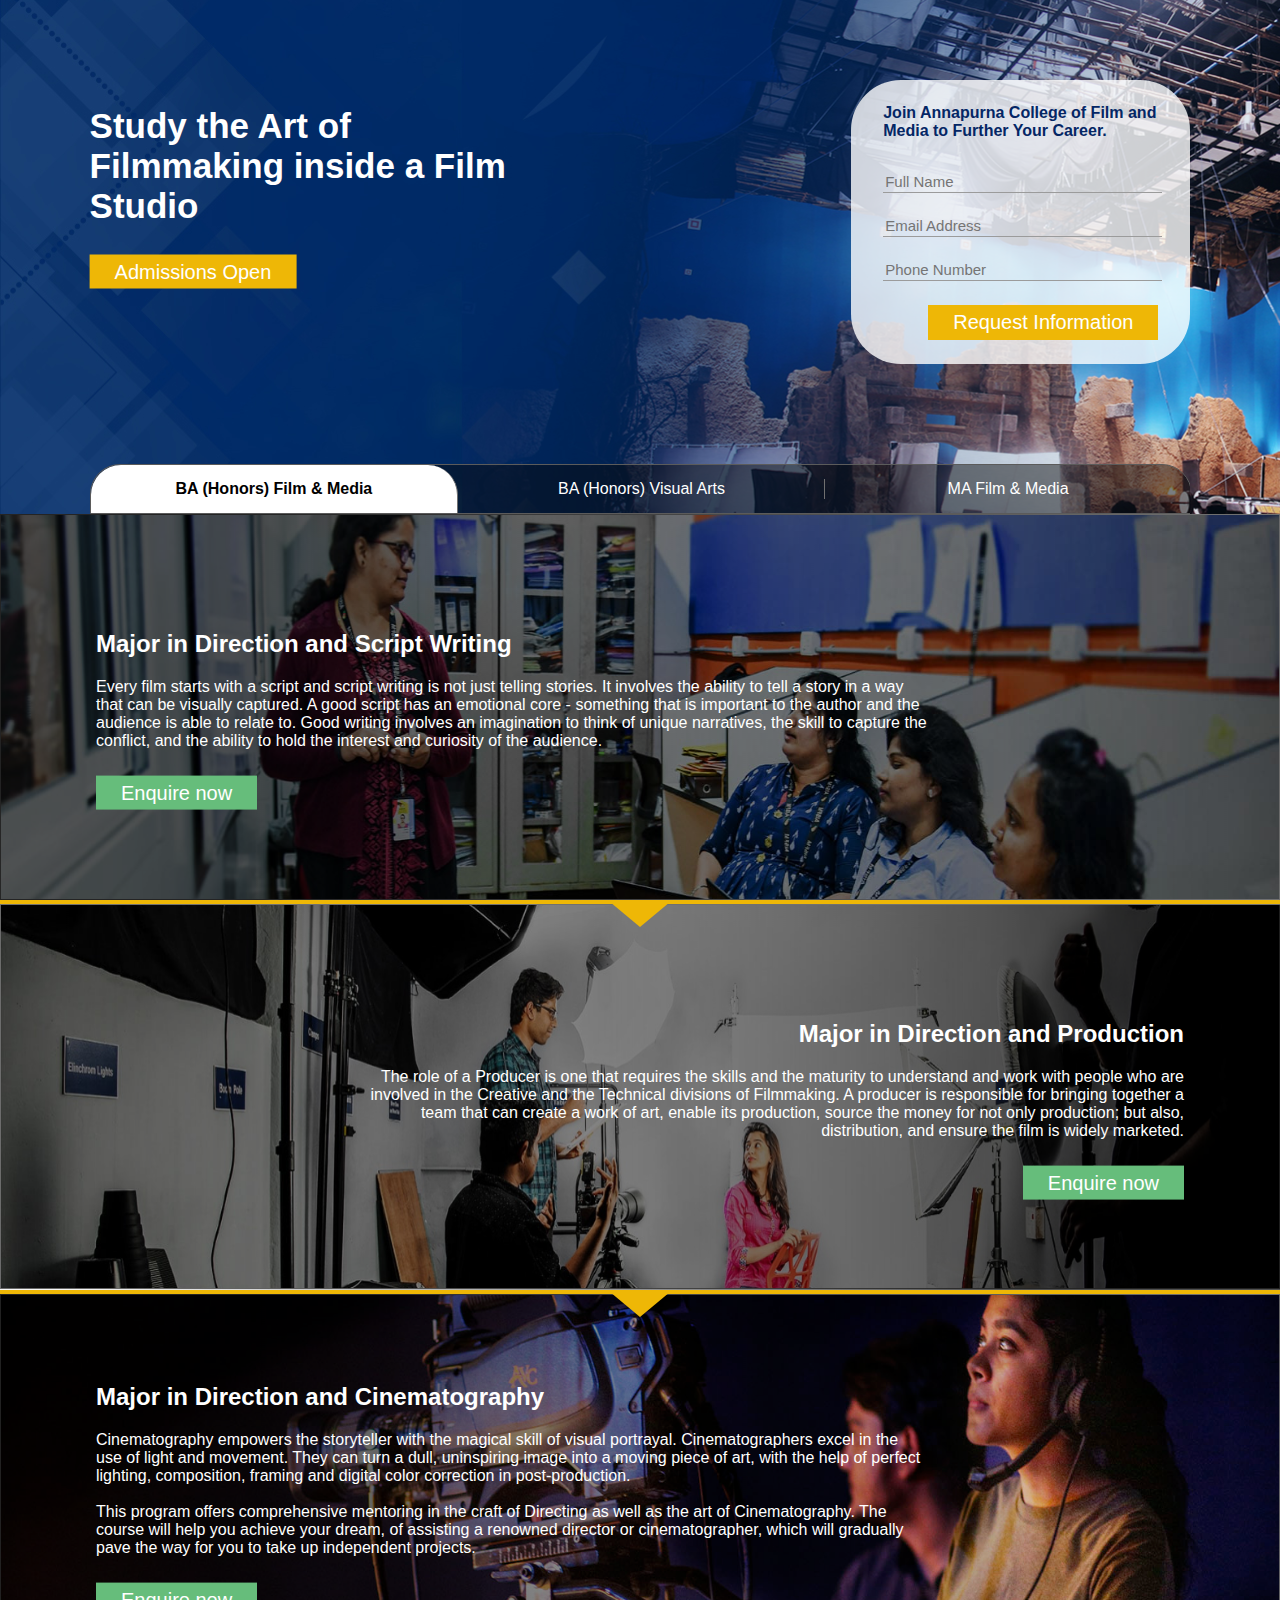
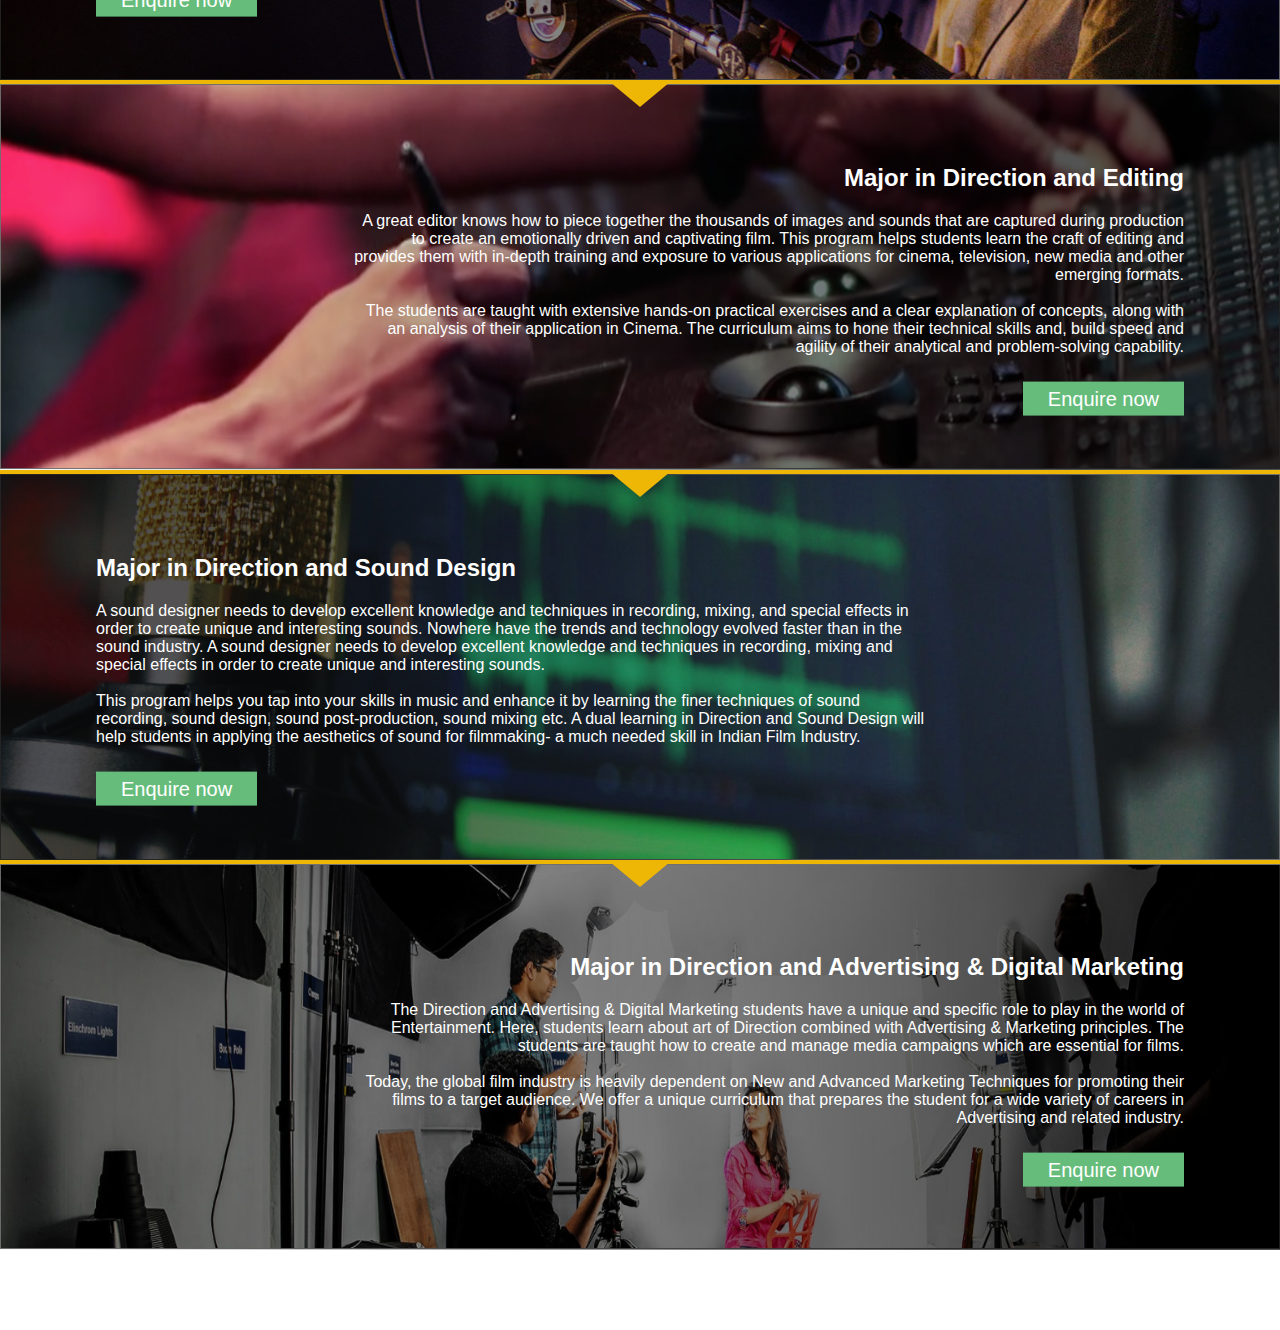
<file: index.html>
<!DOCTYPE html>
<html lang="en">

<head>
  <meta charset="UTF-8">
  <meta name="viewport" content="width=device-width, initial-scale=1.0">
  <title>Document</title>
  <link rel="stylesheet" href="./css/style.css">
  <script type="text/javascript" src="js/jquery-3.5.1.min.js"></script>
  <script type="text/javascript" src="js/custom.js"></script>
</head>

<body class="ba_film_media">
  <div class="top-banner">
    <div class="container">
      <div class="title">
        <p>Study the Art of Filmmaking inside a Film Studio</p>
        <span class="enquire_now yellow">Admissions Open</span>
      </div>
      <div class="signupForm">
        <div class="form-content">
          <h4>Join Annapurna College of Film and Media to Further Your Career.</h4>
          <div class="signup-wrapper">
            <div class="wrap-input-field">
              <input class="input-field" type="text" name="full-name" placeholder="Full Name" />
            </div>
            <div class="wrap-input-field">
              <input class="input-field" type="email" name="email-address" placeholder="Email Address" />
            </div>
            <div class="wrap-input-field">
              <input class="input-field" type="text" name="phone-number" placeholder="Phone Number" />
            </div>
          </div>
          <a href="#" id="submitForm" class="enquire_now yellow">Request Information</a>
        </div>
        <div class="sucess-content" style="display: none;">
          <div class="sucess-circle">
            <div class="circle"></div>
          </div>
          <h5>Thank you! <br><br> Your enquiry form has been successfully submitted. Our team will reach out to you shortly.</h5>
        </div>
      </div>
    </div>

    <div class="container">
      <div class="tabs">
        <ul>
          <li class="tab-item active"><a href="index.html"> BA (Honors) Film & Media</a></li>
          <li class="tab-item"><a href="visual_arts.html">BA (Honors) Visual Arts</a></li>
          <li class="tab-item"><a href="ma_film_media.html">MA Film & Media</a></li>
        </ul>
      </div>
    </div>

  </div>
  

  <div class="content-section">
    <div class="box script-writing">
        <div class="content">
          <h2>Major in Direction and Script Writing</h2>
          <p>Every film starts with a script and script writing is not just telling stories. It involves the ability to
            tell a story in a way that can be visually captured. A good script has an emotional core - something that is
            important to the author and the audience is able to relate to. Good writing involves an imagination to think
            of unique narratives, the skill to capture the conflict, and the ability to hold the interest and curiosity of
            the audience.</p>
          <a href="enquiry.html" class="enquire_now green">Enquire now</a>
        </div>
      
    </div>
    <div class="bottom-arrow"></div>
    <div class="box production">
      <div class="content right">
        <h2>Major in Direction and Production</h2>
        <p>The role of a Producer is one that requires the skills and the maturity to understand and work with people
          who are involved in the Creative and the Technical divisions of Filmmaking. A producer is responsible for
          bringing together a team that can create a work of art, enable its production, source the money for not only
          production; but also, distribution, and ensure the film is widely marketed.</p>
        <a href="enquiry.html" class="enquire_now green">Enquire now</a>
      </div>
    </div>
    <div class="bottom-arrow"></div>
    <div class="box cinematography">
      <div class="content">
        <h2>Major in Direction and Cinematography</h2>
        <p>Cinematography empowers the storyteller with the magical skill of visual portrayal. Cinematographers excel in
          the use of light and movement. They can turn a dull, uninspiring image into a moving piece of art, with the
          help of perfect lighting, composition, framing and digital color correction in post-production. <br> <br>This
          program offers comprehensive mentoring in the craft of Directing as well as the art of Cinematography. The
          course will help you achieve your dream, of assisting a renowned director or cinematographer, which will
          gradually pave the way for you to take up independent projects.</p>
        <a href="enquiry.html" class="enquire_now green">Enquire now</a>
      </div>
    </div>
    <div class="bottom-arrow"></div>
    <div class="box editing">
      <div class="content right">
        <h2>Major in Direction and Editing</h2>
        <p>A great editor knows how to piece together the thousands of images and sounds that are captured during
          production to create an emotionally driven and captivating film. This program helps students learn the craft
          of editing and provides them with in-depth training and exposure to various applications for cinema,
          television, new media and other emerging formats. <br><br> The students are taught with extensive hands-on
          practical exercises and a clear explanation of concepts, along with an analysis of their application in
          Cinema. The curriculum aims to hone their technical skills and, build speed and agility of their analytical
          and problem-solving capability.</p>
        <a href="enquiry.html" class="enquire_now green">Enquire now</a>
      </div>
    </div>
    <div class="bottom-arrow"></div>
    <div class="box sound-design">
      <div class="content">
        <h2>Major in Direction and Sound Design</h2>
        <p>A sound designer needs to develop excellent knowledge and techniques in recording, mixing, and special
          effects in order to create unique and interesting sounds. Nowhere have the trends and technology evolved
          faster than in the sound industry. A sound designer needs to develop excellent knowledge and techniques in
          recording, mixing and special effects in order to create unique and interesting sounds. <br><br>This program
          helps you tap into your skills in music and enhance it by learning the finer techniques of sound recording,
          sound design, sound post-production, sound mixing etc. A dual learning in Direction and Sound Design will help
          students in applying the aesthetics of sound for filmmaking- a much needed skill in Indian Film Industry.</p>
        <a href="enquiry.html" class="enquire_now green">Enquire now</a>
      </div>
    </div>
    <div class="bottom-arrow"></div>
    <div class="box digital-marketing" style="margin-bottom: 5rem;">
      <div class="content right">
        <h2>Major in Direction and Advertising & Digital Marketing</h2>
        <p>The Direction and Advertising & Digital Marketing students have a unique and specific role to play in the
          world of Entertainment. Here, students learn about art of Direction combined with Advertising & Marketing
          principles. The students are taught how to create and manage media campaigns which are essential for
          films.<br><br> Today, the global film industry is heavily dependent on New and Advanced Marketing Techniques
          for promoting their films to a target audience. We offer a unique curriculum that prepares the student for a
          wide variety of careers in Advertising and related industry.</p>
        <a href="enquiry.html" class="enquire_now green">Enquire now</a>
      </div>
    </div>

  </div>

</body>

</html>
</file>
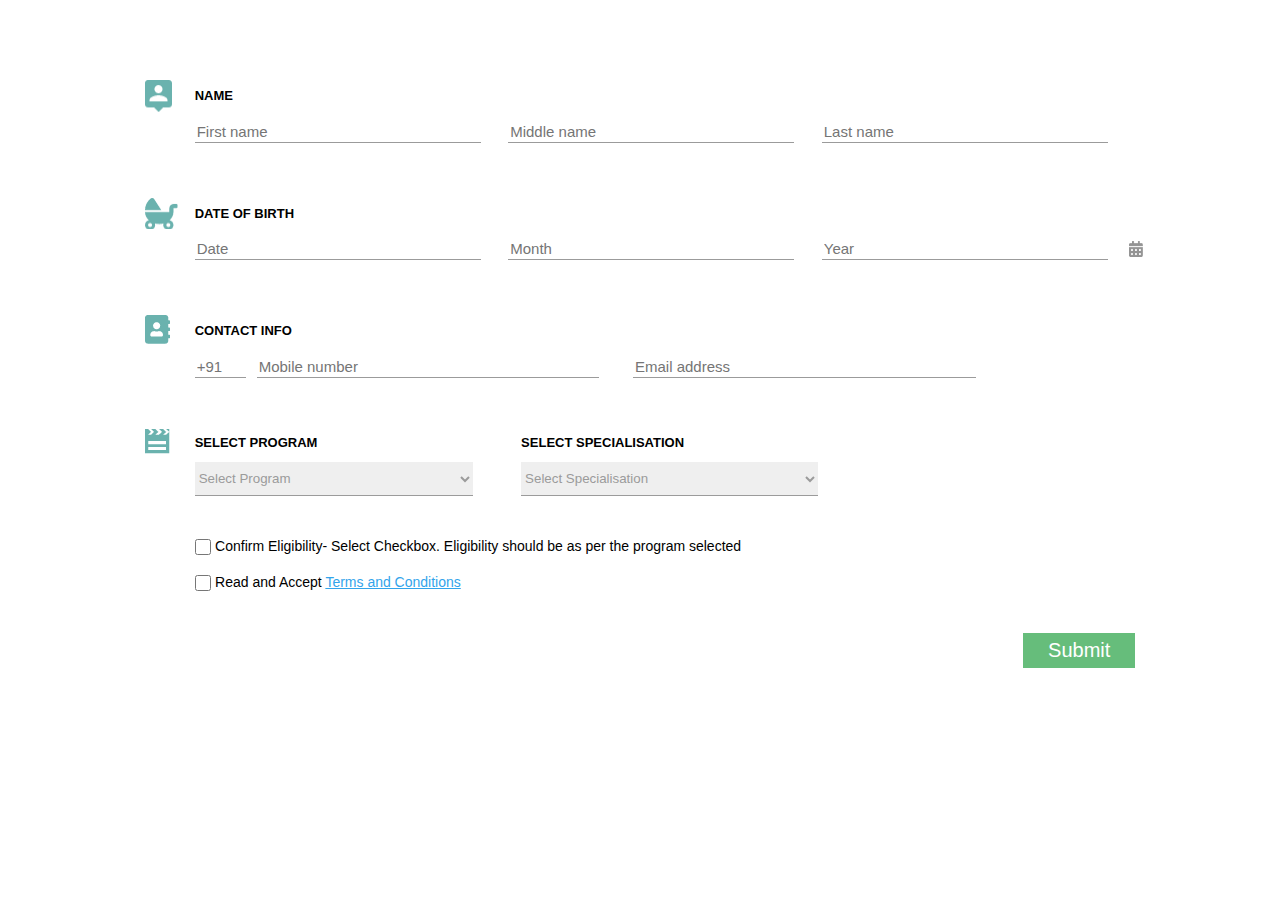
<file: enquiry.html>
<!DOCTYPE html>
<html lang="en">

<head>
  <meta charset="UTF-8" />
  <meta name="viewport" content="width=device-width, initial-scale=1.0" />
  <title>Document</title>
  <link rel="stylesheet" href="./css/style.css" />
</head>

<body class="enquiry_form">
  <div class="top-banner">
    <div class="container">
      <div class="title">
        <p>
          Hi, thank you for your interest in joining Annapurna College of Film
          and Media. Let’s get to know you better. Please fill the form below -
        </p>
      </div>
    </div>
    
  </div>
  <div class="container">
    <form class="enquiry-form validate-form">
      <div class="form-section1">
        <label id="name" class="label" for="first-name">Name</label>
        <div class="input-wrapper">
          <div class="wrap-input-field">
            <input class="input-field" type="text" name="first-name" placeholder="First name" />
          </div>
          <div class="wrap-input-field">
            <input class="input-field" type="text" name="middle-name" placeholder="Middle name" />
          </div>
          <div class="wrap-input-field">
            <input class="input-field" type="text" name="last-name" placeholder="Last name" />
          </div>
        </div>

        <label id="date" class="label" for="date-of-birth">Date of Birth</label>
        <div class="input-wrapper">
          <div class="wrap-input-field">
            <input class="input-field" type="text" name="date" placeholder="Date" />
          </div>
          <div class="wrap-input-field">
            <input class="input-field" type="text" name="month" placeholder="Month" />
          </div>
          <div class="wrap-input-field">
            <input class="input-field3" type="text" name="year" placeholder="Year" />
            <span id="calc"></span>
          </div>
        </div>

        <label id="contact" class="label" for="contact-info">Contact Info</label>
        <div class="input-wrapper">
          <div class="wrap-input-field2">
            <input id="mobile-addon" class="input-field2" type="text" name="mobile-addon" placeholder="+91" />
          </div>
          <div class="wrap-input-field3">
            <input class="input-field" type="text" name="mobile-number" placeholder="Mobile number" />
          </div>
          <div class="wrap-input-field3">
            <input class="input-field" type="text" name="email-address" placeholder="Email address" />
          </div>
        </div>
        <div class="half-section">
          <div class="wrap-input-field5 input-field">
              <label id="select-program" class="label" for="select-program">Select Program</label>
              <div class="form-select">
                  <select name="Program" id="Program">
                      <option value="program">Select Program</option>
                      <option value="program">Select Program</option>
                      <option value="program">Select Program</option>
                      <option value="program">Select Program</option>
                      <option value="program">Select Program</option>
                  </select>
              </div>
          </div>
          <div class="wrap-input-field6 input-field">
              <label id="select-specialisation" class="label" for="select-specialisation">Select Specialisation</label>
              <div class="form-select">
                  <select name="specialisation" id="specialisation">
                      <option value="specialisation">Select Specialisation</option>
                      <option value="specialisation">Select Specialisation</option>
                      <option value="specialisation">Select Specialisation</option>
                      <option value="specialisation">Select Specialisation</option>
                      <option value="specialisation">Select Specialisation</option>
                  </select>
              </div>
          </div>
      </div>

      <div class="checkbox">
        <input type="checkbox" id="check1" name="check1" value="check1">
        <label for="vehicle1">Confirm Eligibility- Select Checkbox. Eligibility should be as per the program selected</label><br>
        <input type="checkbox" id="check2" name="check2" value="check2">
        <label for="vehicle2">Read and Accept <span><a href="">Terms and Conditions</a></span></label>
      </div>
      </div>
      <div class="form-submit-btn">
        <button class="enquire_now green">Submit</button>
      </div>
    </form>
  </div>
  
</body>

</html>
</file>
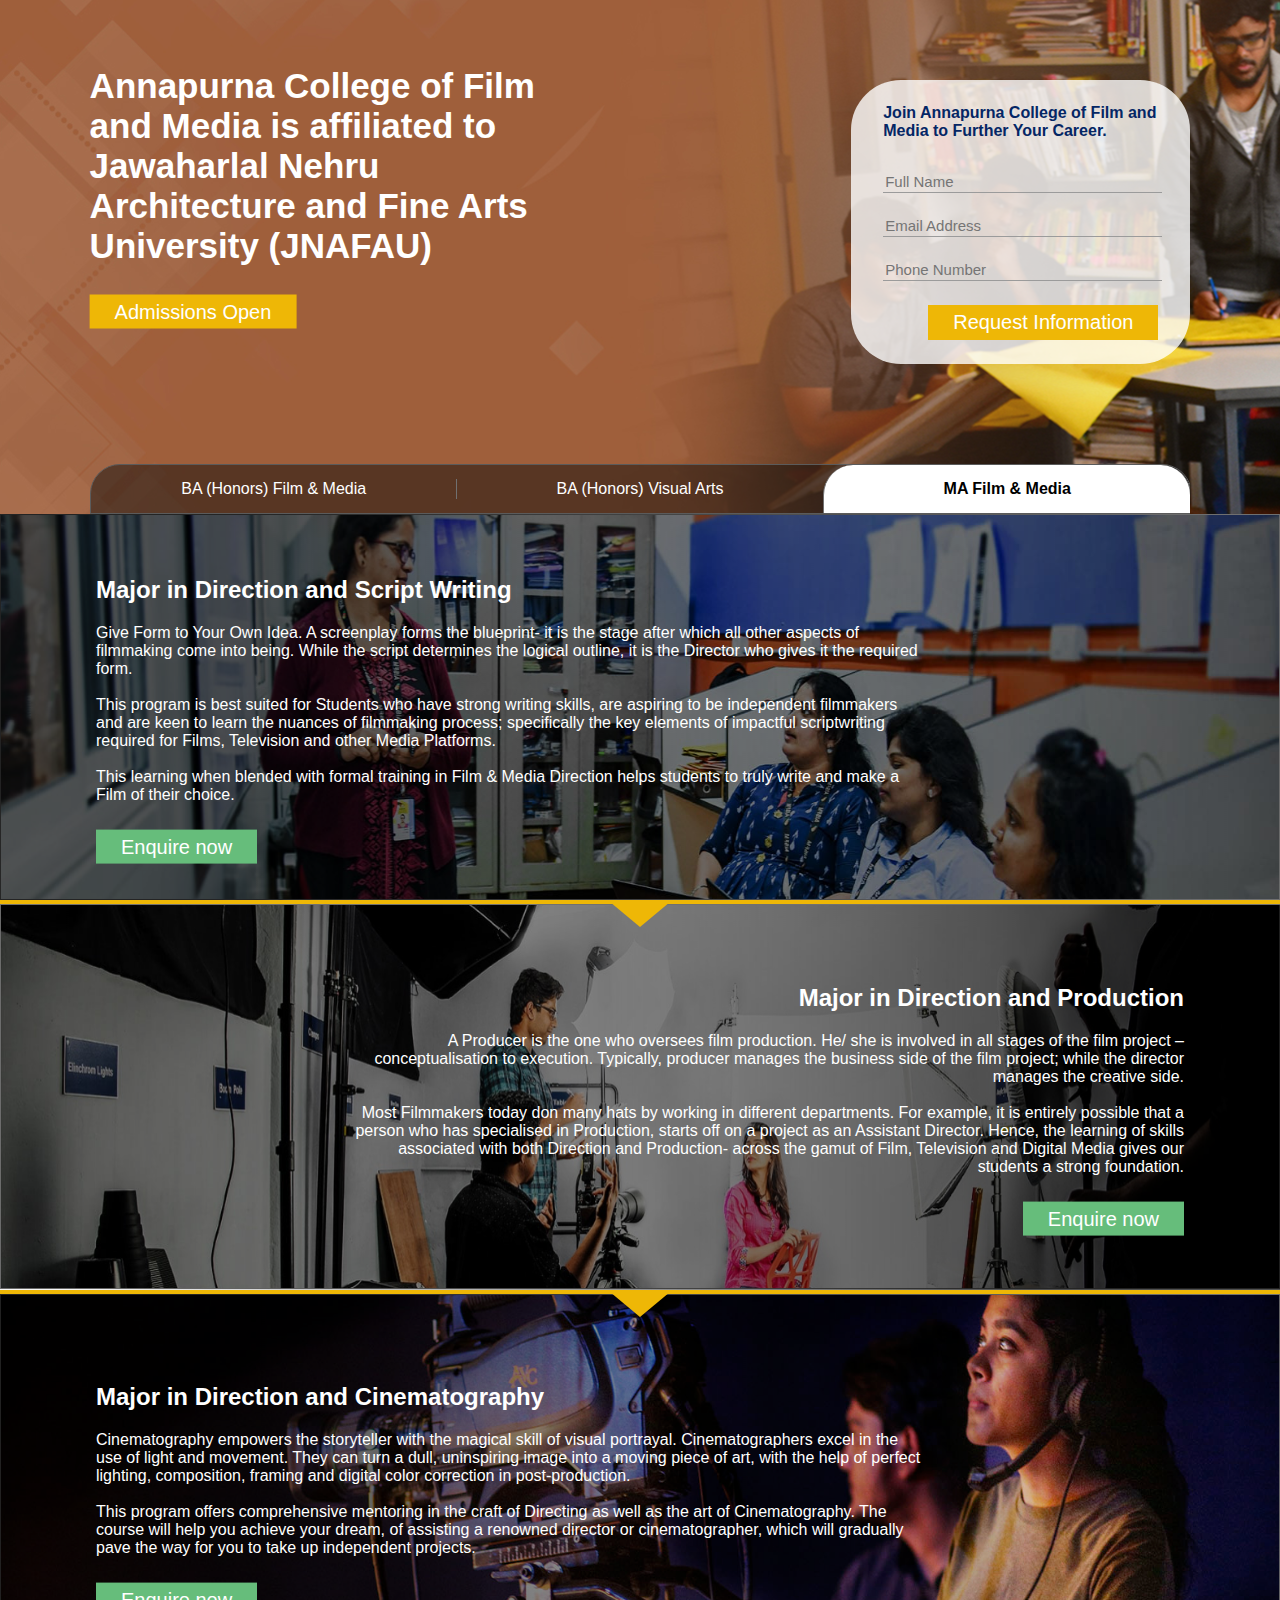
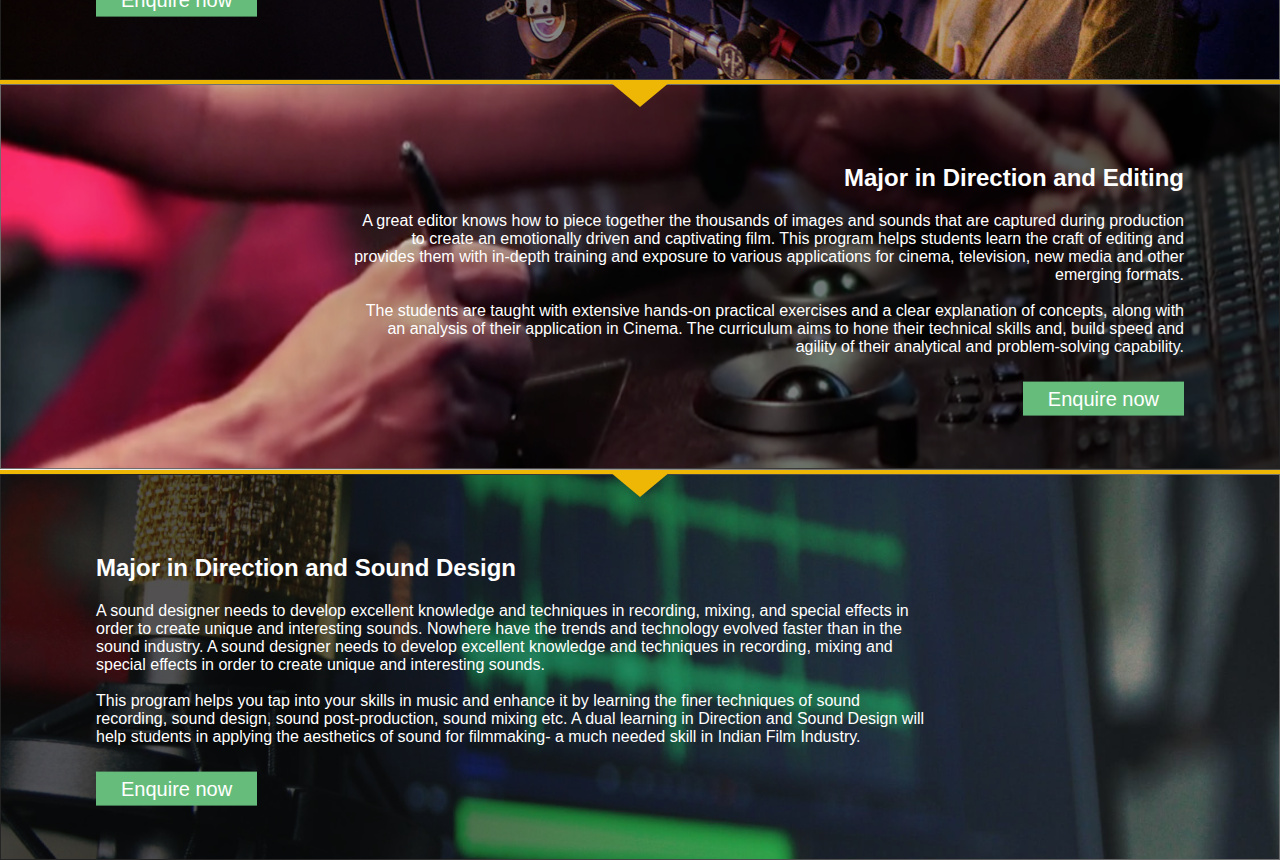
<file: ma_film_media.html>
<!DOCTYPE html>
<html lang="en">

<head>
  <meta charset="UTF-8">
  <meta name="viewport" content="width=device-width, initial-scale=1.0">
  <title>Document</title>
  <link rel="stylesheet" href="./css/style.css">
  <script type="text/javascript" src="js/jquery-3.5.1.min.js"></script>
  <script type="text/javascript" src="js/custom.js"></script>
</head>

<body class="ma_film_media">
  <div class="top-banner">
    <div class="container">
      <div class="title">
        <p>Annapurna College of Film and Media is affiliated to Jawaharlal Nehru Architecture and Fine Arts University
          (JNAFAU)</p>
          <span class="enquire_now yellow">Admissions Open</span>
      </div>
      <div class="signupForm">
        <div class="form-content">
          <h4>Join Annapurna College of Film and Media to Further Your Career.</h4>
          <div class="signup-wrapper">
            <div class="wrap-input-field">
              <input class="input-field" type="text" name="full-name" placeholder="Full Name" />
            </div>
            <div class="wrap-input-field">
              <input class="input-field" type="email" name="email-address" placeholder="Email Address" />
            </div>
            <div class="wrap-input-field">
              <input class="input-field" type="text" name="phone-number" placeholder="Phone Number" />
            </div>
          </div>
          <a href="#" id="submitForm" class="enquire_now yellow">Request Information</a>
        </div>
        <div class="sucess-content" style="display: none;">
          <div class="sucess-circle">
            <div class="circle"></div>
          </div>
          <h5>Thank you! <br><br> Your enquiry form has been successfully submitted. Our team will reach out to you shortly.</h5>
        </div>
      </div>
    </div>

    <div class="container">
      <div class="tabs">
        <ul>
          <li class="tab-item"><a href="index.html"> BA (Honors) Film & Media</a></li>
          <li class="tab-item"><a href="visual_arts.html">BA (Honors) Visual Arts</a></li>
          <li class="tab-item active"><a href="ma_film_media.html">MA Film & Media</a></li>
        </ul>
      </div>
    </div>

  </div>
    <div class="content-section">
      <div class="box script-writing">
        <div class="content">
          <h2>Major in Direction and Script Writing</h2>
          <p>Give Form to Your Own Idea. A screenplay forms the blueprint- it is the stage after which all other aspects
            of filmmaking come into being. While the script determines the logical outline, it is the Director who gives
            it the required form. <br><br> This program is best suited for Students who have strong writing skills, are
            aspiring to be independent filmmakers and are keen to learn the nuances of filmmaking process; specifically
            the key elements of impactful scriptwriting required for Films, Television and other Media Platforms.
            <br><br>This learning when blended with formal training in Film & Media Direction helps students to truly
            write and make a Film of their choice.</p>
          <a href="enquiry.html" class="enquire_now green">Enquire now</a>
        </div>
      </div>
      <div class="bottom-arrow"></div>
      <div class="box digital_imaging">
        <div class="content right">
          <h2>Major in Direction and Production</h2>
          <p>A Producer is the one who oversees film production. He/ she is involved in all stages of the film project –
            conceptualisation to execution. Typically, producer manages the business side of the film project; while the
            director manages the creative side.<br><br> Most Filmmakers today don many hats by working in different
            departments. For example, it is entirely possible that a person who has specialised in Production, starts off
            on a project as an Assistant Director. Hence, the learning of skills associated with both Direction and
            Production- across the gamut of Film, Television and Digital Media gives our students a strong foundation.</p>
          <a href="enquiry.html" class="enquire_now green">Enquire now</a>
        </div>
      </div>
      <div class="bottom-arrow"></div>
      <div class="box cinematography">
        <div class="content">
          <h2>Major in Direction and Cinematography</h2>
          <p>Cinematography empowers the storyteller with the magical skill of visual portrayal. Cinematographers excel in
            the use of light and movement. They can turn a dull, uninspiring image into a moving piece of art, with the
            help of perfect lighting, composition, framing and digital color correction in post-production. <br> <br>This
            program offers comprehensive mentoring in the craft of Directing as well as the art of Cinematography. The
            course will help you achieve your dream, of assisting a renowned director or cinematographer, which will
            gradually pave the way for you to take up independent projects.</p>
          <a href="enquiry.html" class="enquire_now green">Enquire now</a>
        </div>
      </div>
      <div class="bottom-arrow"></div>
      <div class="box editing">
        <div class="content right">
          <h2>Major in Direction and Editing</h2>
          <p>A great editor knows how to piece together the thousands of images and sounds that are captured during
            production to create an emotionally driven and captivating film. This program helps students learn the craft
            of editing and provides them with in-depth training and exposure to various applications for cinema,
            television, new media and other emerging formats. <br><br> The students are taught with extensive hands-on
            practical exercises and a clear explanation of concepts, along with an analysis of their application in
            Cinema. The curriculum aims to hone their technical skills and, build speed and agility of their analytical
            and problem-solving capability.</p>
          <a href="enquiry.html" class="enquire_now green">Enquire now</a>
        </div>
      </div>
      <div class="bottom-arrow"></div>
      <div class="box sound-design">
        <div class="content">
          <h2>Major in Direction and Sound Design</h2>
          <p>A sound designer needs to develop excellent knowledge and techniques in recording, mixing, and special
            effects in order to create unique and interesting sounds. Nowhere have the trends and technology evolved
            faster than in the sound industry. A sound designer needs to develop excellent knowledge and techniques in
            recording, mixing and special effects in order to create unique and interesting sounds. <br><br>This program
            helps you tap into your skills in music and enhance it by learning the finer techniques of sound recording,
            sound design, sound post-production, sound mixing etc. A dual learning in Direction and Sound Design will help
            students in applying the aesthetics of sound for filmmaking- a much needed skill in Indian Film Industry.</p>
          <a href="enquiry.html" class="enquire_now green">Enquire now</a>
        </div>
      </div>
    </div>

</body>

</html>
</file>
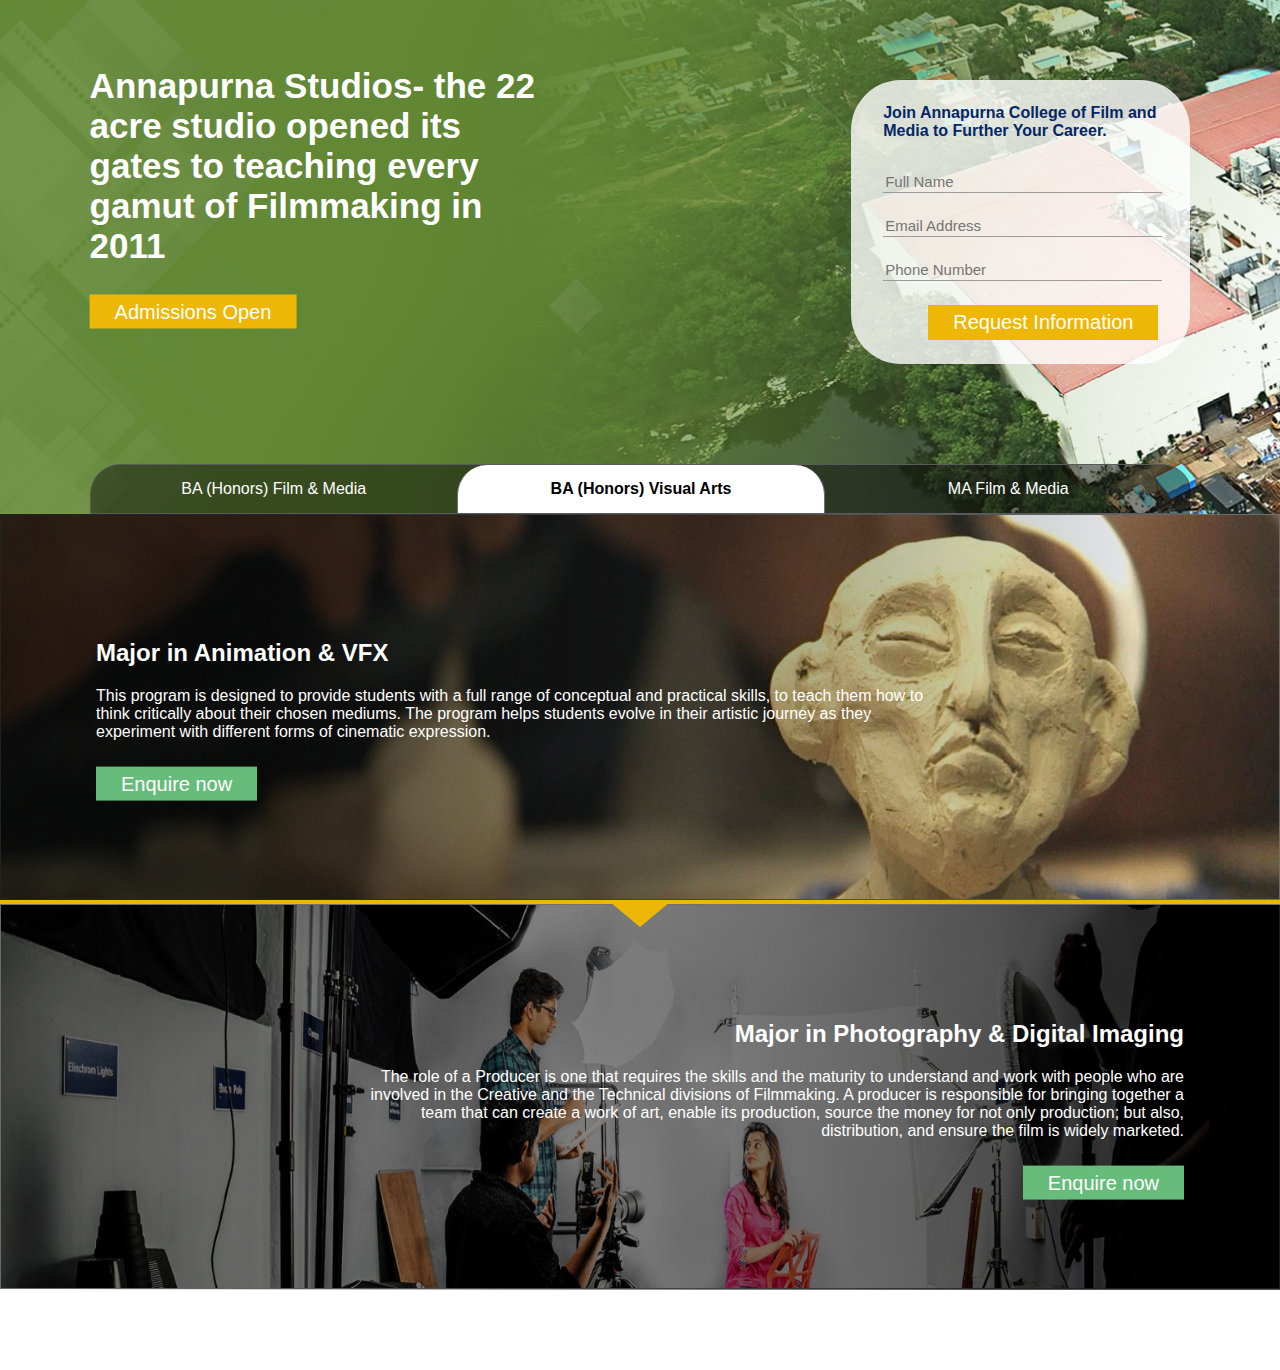
<file: visual_arts.html>
<!DOCTYPE html>
<html lang="en">

<head>
  <meta charset="UTF-8">
  <meta name="viewport" content="width=device-width, initial-scale=1.0">
  <title>Document</title>
  <link rel="stylesheet" href="./css/style.css">
  <script type="text/javascript" src="js/jquery-3.5.1.min.js"></script>
  <script type="text/javascript" src="js/custom.js"></script>
</head>

<body class="visual_arts">
  <div class="top-banner">
    <div class="container">
        <div class="title">
          <p>Annapurna Studios- the 22 acre studio opened its gates to teaching every gamut of Filmmaking in 2011</p>
          <span class="enquire_now yellow">Admissions Open</span>
        </div>
        <div class="signupForm">
          <div class="form-content">
            <h4>Join Annapurna College of Film and Media to Further Your Career.</h4>
            <div class="signup-wrapper">
              <div class="wrap-input-field">
                <input class="input-field" type="text" name="full-name" placeholder="Full Name" />
              </div>
              <div class="wrap-input-field">
                <input class="input-field" type="email" name="email-address" placeholder="Email Address" />
              </div>
              <div class="wrap-input-field">
                <input class="input-field" type="text" name="phone-number" placeholder="Phone Number" />
              </div>
            </div>
            <a href="#" id="submitForm" class="enquire_now yellow">Request Information</a>
          </div>
          <div class="sucess-content" style="display: none;">
            <div class="sucess-circle">
              <div class="circle"></div>
            </div>
            <h5>Thank you! <br><br> Your enquiry form has been successfully submitted. Our team will reach out to you shortly.</h5>
          </div>
        </div>
    </div>

    <div class="container">
      <div class="tabs">
        <ul>
          <li class="tab-item"><a href="index.html"> BA (Honors) Film & Media</a></li>
          <li class="tab-item active"><a href="visual_arts.html">BA (Honors) Visual Arts</a></li>
          <li class="tab-item"><a href="ma_film_media.html">MA Film & Media</a></li>
        </ul>
      </div>
    </div>

  </div>

  
    <div class="content-section">
      <div class="box vfx">
        <div class="content">
          <h2>Major in Animation & VFX</h2>
          <p>This program is designed to provide students with a full range of conceptual and practical skills, to teach
            them how to think critically about their chosen mediums. The program helps students evolve in their artistic
            journey as they experiment with different forms of cinematic expression.</p>
          <a href="enquiry.html" class="enquire_now green">Enquire now</a>
        </div>
      </div>
      <div class="bottom-arrow"></div>
      <div class="box digital_imaging" style="margin-bottom: 5rem;">
        <div class="content right">
          <h2>Major in Photography & Digital Imaging</h2>
          <p>The role of a Producer is one that requires the skills and the maturity to understand and work with people
            who are involved in the Creative and the Technical divisions of Filmmaking. A producer is responsible for
            bringing together a team that can create a work of art, enable its production, source the money for not only
            production; but also, distribution, and ensure the film is widely marketed.</p>
          <a href="enquiry.html" class="enquire_now green">Enquire now</a>
        </div>
      </div>
    </div>
 

</body>

</html>
</file>
<file: css/style.css>
body {
  margin: 0;
  font-family: Arial, Helvetica, sans-serif;
}

.top-banner {
  position: relative;
}

.ba_film_media .top-banner {
  background-image: url('../images/ba_film_media/Banner_1_a.png');
}

.visual_arts .top-banner {
  background-image: url('../images/visual_arts/Banner_2_a.png');
}

.ma_film_media .top-banner {
  background-image: url('../images/ma_film_media/Banner_3_a.png');
}

.enquiry_form .top-banner {
  background-image: url('../images/enquiry_form/Banner_4.png');
}

.top-banner img {
  width: 100%;
}

.top-banner .title {
  width: 36%;
  position: absolute;
  top: calc(50% - 80px);
  left: 25%;
  transform: translate(-50%, -50%);
}

.top-banner p {
  color: #fff;
  font-weight: bold;
  font-size: 35px;
}

.enquire_now {
  color: #fff;
  padding:6px 25px;
  text-align: center;
  border: none;
  font-size: 20px;
  text-decoration: none;
}

.enquire_now.yellow {
  background-color: #EEB706;
}

.enquire_now.green {
  background-color: #66BD7B;
}

.tabs {
  position: relative;
  width: 100%;
  margin: 0 auto;
  border: 1px solid #5b5b5b;
  border-radius: 30px 30px 0 0;
  background-color: #09090978;
  margin-top: 100px;
}

.tabs ul {
  display: flex;
  margin: 0 auto;
  padding-inline-start: 0px;
}

.tabs ul li {
  list-style: none;
  width: 40%;
  padding: 15px 0px;
  text-align: center;
  position: relative;
}

.tabs ul li a {
  color: #fff;
  text-decoration: none;
}

.ba_film_media .tabs ul li:nth-child(2)::after,
.ma_film_media .tabs ul li:nth-child(1)::after {
  content: " ";
  position: absolute;
  border-left: 1px solid #707070;
  top: 30%;
  right: 0;
  height: 40%;
  margin-top: auto;
  margin-bottom: auto;
}

.tabs ul li.active {
  border-right: 1px solid #707070;
  border-radius: 30px 30px 0 0;
  border-bottom: none !important;
  background: #fff;
  color: #000;
}

.visual_arts .tabs ul li.active,
.ma_film_media .tabs ul li.active {
  border-left: 1px solid #707070;
}

.tabs ul li.active a {
  font-weight: bold;
  color: #000;
}

.content-section {
  width: 100%;
  margin: 0 auto;
}

.box {
  min-height: 386px;
  position: relative;
}

.box.script-writing {
  background-image: url('../images/ba_film_media/Group_93.png');
  background-size: 100% 100%;
}

.box.production {
  background-image: url('../images/ba_film_media/Group_102.png');
  background-size: 100% 100%;
}

.box.cinematography {
  background-image: url('../images/ba_film_media/Group_92.png');
  background-size: 100% 100%;
}

.box.editing {
  background-image: url('../images/ba_film_media/Group_103.png');
  background-size: 100% 100%;
}

.box.sound-design {
  background-image: url('../images/ba_film_media/Group_104.png');
  background-size: 100% 100%;
}

.box.digital-marketing {
  background-image: url('../images/ba_film_media/Group_105.png');
  background-size: 100% 100%;
}

.box.vfx {
  background-image: url('../images/visual_arts/Group_93.png');
  background-size: 100% 100%;
}

.box.digital_imaging {
  background-image: url('../images/visual_arts/Group_106.png');
  background-size: 100% 100%;
}

.box .content {
  width: 65%;
  position: absolute;
  top: 50%;
  left: 40%;
  transform: translate(-50%, -50%);
  color: #fff;
}

.box .content p {
  margin-bottom: 2rem;
}

.box .content.right {
  left: auto;
  right: -25%;
  text-align: right;
}

.bottom-arrow {
  border: 2px solid #EEB706;
}

.bottom-arrow:after {
  content: '';
  position: absolute;
  left: 0;
  right: 0;
  margin: 0 auto;
  width: 0;
  height: 0;
  border-top: 25px solid #EEB706;
  border-left: 30px solid transparent;
  border-right: 30px solid transparent;
  z-index: 1;
}

.enquiry-form {
  width: 90%;
  display: -webkit-box;
  display: -webkit-flex;
  display: -moz-box;
  display: -ms-flexbox;
  display: flex;
  flex-wrap: wrap;
  justify-content: space-between;
  margin: 5rem auto;
}

.label {
  font-size: 13px;
  color: #000;
  font-weight: 900;
  line-height: 1.5;
  text-transform: uppercase;
  width: 100%;
  padding: 6px 6px 6px 50px;
}

.input-field {
  display: block;
  font-size: 15px;
  color: #9B9B9B;
  line-height: 1.2;
  border: transparent;
  border-bottom: 1px solid #9B9B9B !important;
  width: 90%;
}

.input-field2 {
  font-size: 15px;
  color: #9B9B9B;
  line-height: 1.2;
  border: transparent;
  border-bottom: 1px solid #9B9B9B !important;
  width: 100%;
}

.input-field3 {
  font-size: 15px;
  color: #9B9B9B;
  line-height: 1.2;
  border: transparent;
  border-bottom: 1px solid #9B9B9B !important;
  width: 90%;
}

#name {
  background: url('../images/icons/Icon-material-person-pin.png') no-repeat;
  background-size:  auto;
}

#date {
  background: url('../images/icons/Icon-awesome-baby-carriage.png') no-repeat;
  background-size: auto;
}

#contact {
  background: url('../images/icons/Icon-awesome-address-book.png') no-repeat;
  background-size: auto;
}

#select-program {
  background: url('../images/icons/Icon-map-movie-theater.png') no-repeat;
}

#calc {
  background: url('../images/icons/Icon-awesome-calendar-alt.png') no-repeat center right;
  padding-right: 35px;
  width: 24px;
  height: 27px;
  background-size: 40% auto;
}

label#contact {
  display: block;
}

.form-submit-btn {
  width: 100%;
  display: flex;
  justify-content: flex-end;
  margin-top:2rem;
}

.form-section1 {
  width: 100%;
  display: flex;
  justify-content: space-around;
  flex-wrap: wrap;
  margin: 0 auto;
}

.form-section2 {
  width: 100%;
  display: inline-block;
  margin: 0 auto;
}

.wrap-input-field {
  width: 100%;
}

.wrap-input-field2 {
  width: 5%;
  display: inline-block;
  margin-right: 15px;
}

.wrap-input-field3 {
  width: 40%;
  display: inline-block;
}

.wrap-input-field4 {
  width: 35%;
  display: inline-block;
}

.input-wrapper {
  display: flex;
  width: 100%;
  margin: 10px 0 2rem 50px;
}

.half-section {
  width: 100%;
  display: inline-block;
  font-size: 0;
}

.half-section .input-field {
  border: transparent !important;
  display: inline-block;
}
.half-section .input-field.wrap-input-field5{
  width: 38%;
}
.half-section .input-field.wrap-input-field6{
  width: 50%;
}
.half-section #Program{
  width: 74%;
}
.half-section select#specialisation{
  margin: 10px 0;
}
#select-specialisation{
  padding: 0;
}

.input-field {
  margin-bottom: 23px;
  position: relative;
}

.input-field:focus, .input-field3:focus, .input-field2:focus {
  outline: none;
}

.form-select {
  position: relative;
}

select {
  color: #9B9B9B;
}

select#Program,
select#specialisation {
  width: 60%;
  margin: 10px 0 10px 50px;
  padding: 8px 0px;
  color: #9B9B9B;
  border: transparent;
  border-bottom: 1px solid #9B9B9B !important;
}

select#Program:focus, select#specialisation {
  outline: none;
}

.checkbox {
  display: block;
  position: relative;
  margin: 0;
  padding: 0;
  width: 100%;
  margin-left: 50px;
}
.checkbox label {
  font-size: 14px;
}
.checkbox input {
  width: 16px;
    height: 16px;
  margin: 10px 0px;
  padding: 0;
  vertical-align: middle;
}
.checkbox span a{
  color:#32A4EB;
}

.signupForm {
  width: 25%;
  background-color:#ffffffcc;
  padding: 1.5rem 2rem;
  border-radius: 50px;
  float: right;
  margin-top: 80px;
}

.signupForm .signup-wrapper  {
  margin: 2rem 0 1.5rem;
}

.signupForm .form-content h4 {
  margin: 0;
  color: #042665;
}

.signupForm .form-content .input-field {
  width: 100%;
  background: transparent;
}

.signupForm .form-content .enquire_now {
  float: right;
}

.signupForm .sucess-content {
  padding: 3.3rem;
}

.signupForm .sucess-content .sucess-circle {
  position: relative;
  width: 60px;
  margin: 0 auto;
}

.signupForm .sucess-content .sucess-circle .circle {
  width: 60px;
  height: 60px;
  background-color: #66BE7B;
  border-radius: 50%;
}

.signupForm .sucess-content .sucess-circle .circle::after {
  content: "";
  background-color: transparent;
  position: absolute;
  left: 20px;
  top: 3px;
  width: 14px;
  border-bottom: 3px solid #fff;
  height: 40px;
  border-right: 3px solid #fff;
  transform: rotate(45deg);
}

.signupForm .sucess-content h5 {
  text-align: center;
  color: #042665;
}


/******* Ram Css Section Start ********/

.container {
  width: 86%;
  height: auto;
  overflow: hidden;
  margin: auto;
  display: block;
}


@media screen and (max-width: 768px) {
  .container {
    width: 90%  ;
  }
  .ba_film_media .top-banner {
    background-size: 100% 100%;
  }
  .top-banner p {
    font-size: 21px;
  }
  .tabs {
    margin-top: 40px;
  }
  .tabs ul li {
    padding: 10px 5px;
  }
  .tabs ul li a {
    font-size: 12px;
  }
  .top-banner .title {
      width: 100%;
      position: relative;
      top: 0;
      left: 0;
      transform: none;
  }
  .signupForm {
    width: 90%;
    padding: 15px;
    margin-top: 50px;
    border-radius: 30px;
  }
  .box { min-height: 265px;}
  .box .content {
    width: 100%;
    left: 0;
    top: 35%;
    height: auto;
    position: relative;
    transform:none;
  }
  .box .content h2 {
    font-size: 18px;
  }
  .box .content p {
    font-size: 12px;
  }
  .box.script-writing {
    background-size: 100% 100%;
    padding: 20px 15px;
    min-height: 245px;
    overflow: hidden;
  }
  .enquire_now { float: right;}
  .box .content.right { width: 90%; left: 0; padding: 20px 15px; overflow: hidden;}
  .box.cinematography { padding: 20px 15px; min-height: 290px; overflow: hidden;}
  .box.editing { min-height: 245px; overflow: hidden;}
  .box.sound-design { padding: 20px 15px; min-height: 330px; overflow: hidden;}
  .box.digital-marketing { padding: 20px 15px; min-height: 360px; overflow: hidden;}
  .box.vfx { padding: 20px 15px; min-height: 220px; overflow: hidden;}
  .box.digital_imaging { padding: 20px 15px; min-height: 280px; overflow: hidden;}
  .enquiry_form .top-banner { min-height: auto; overflow: hidden;}
  #name, #date, #contact { background-size: auto;}
  .wrap-input-field2 { width: 10%;}
  .half-section select#specialisation { width: 75%;}
  .half-section .input-field.wrap-input-field6 { width: 100%;}
  .half-section .input-field.wrap-input-field6 { padding-left: 48px;}
  .half-section .input-field.wrap-input-field5 { width: 100%;}

}

/******* Ram Css Section End ********/
</file>
